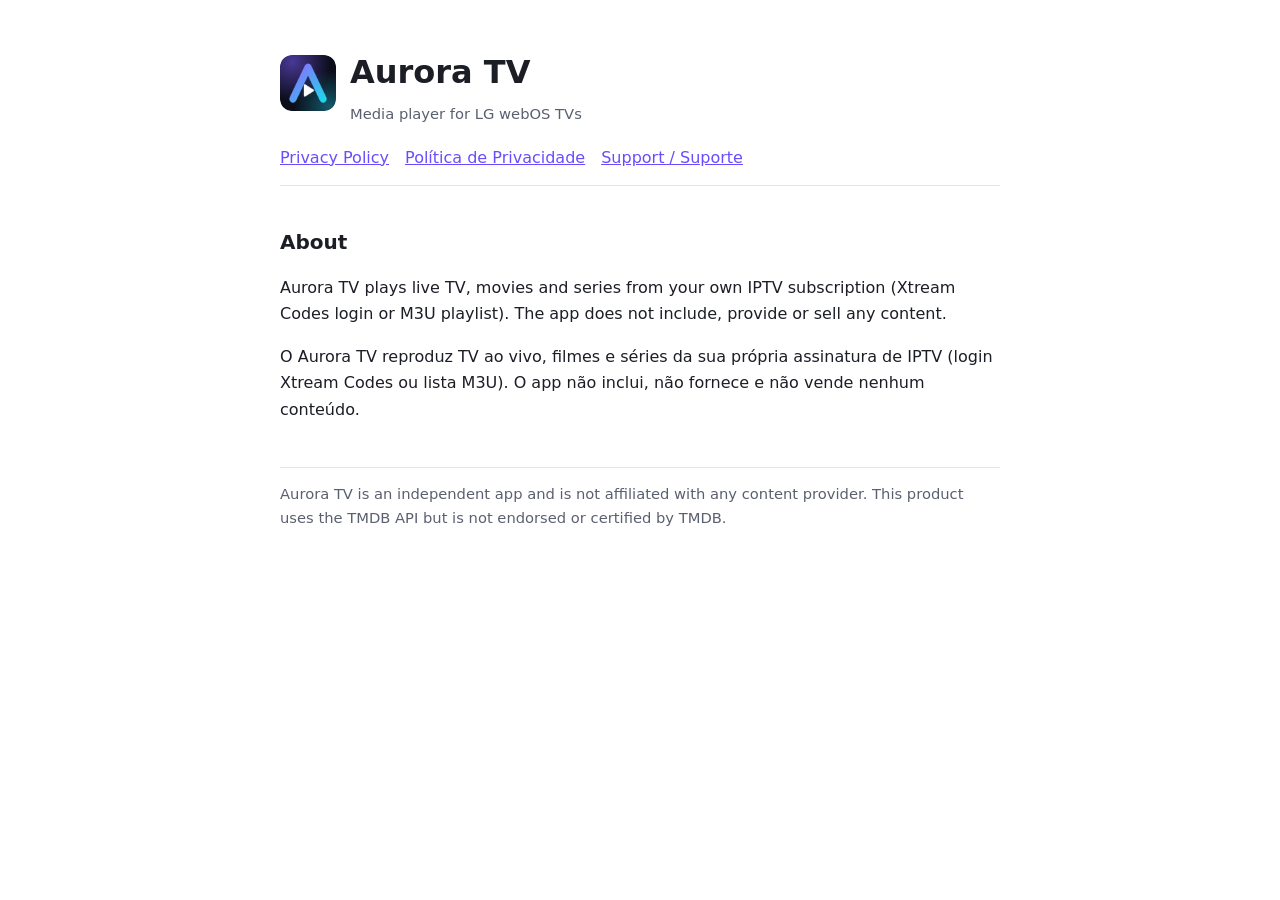
<file: index.html>
<!doctype html>
<html lang="en">
<head>
<meta charset="utf-8">
<meta name="viewport" content="width=device-width,initial-scale=1">
<title>Aurora TV</title>
<meta name="description" content="Aurora TV is a media player for your own IPTV subscription, made for LG webOS TVs.">
<link rel="icon" href="icon.png">
<link rel="stylesheet" href="style.css">
</head>
<body>
<main>
<header><img src="icon.png" alt="Aurora TV icon"><div><h1>Aurora TV</h1><div class="mut">Media player for LG webOS TVs</div></div></header>
<nav><a href="privacy.html">Privacy Policy</a><a href="privacidade.html">Política de Privacidade</a><a href="support.html">Support / Suporte</a></nav>

<h2>About</h2>
<p>Aurora TV plays live TV, movies and series from your own IPTV subscription (Xtream Codes login or M3U playlist). The app does not include, provide or sell any content.</p>
<p>O Aurora TV reproduz TV ao vivo, filmes e séries da sua própria assinatura de IPTV (login Xtream Codes ou lista M3U). O app não inclui, não fornece e não vende nenhum conteúdo.</p>

<footer class="mut">Aurora TV is an independent app and is not affiliated with any content provider. This product uses the TMDB API but is not endorsed or certified by TMDB.</footer>
</main>
</body>
</html>
</file>
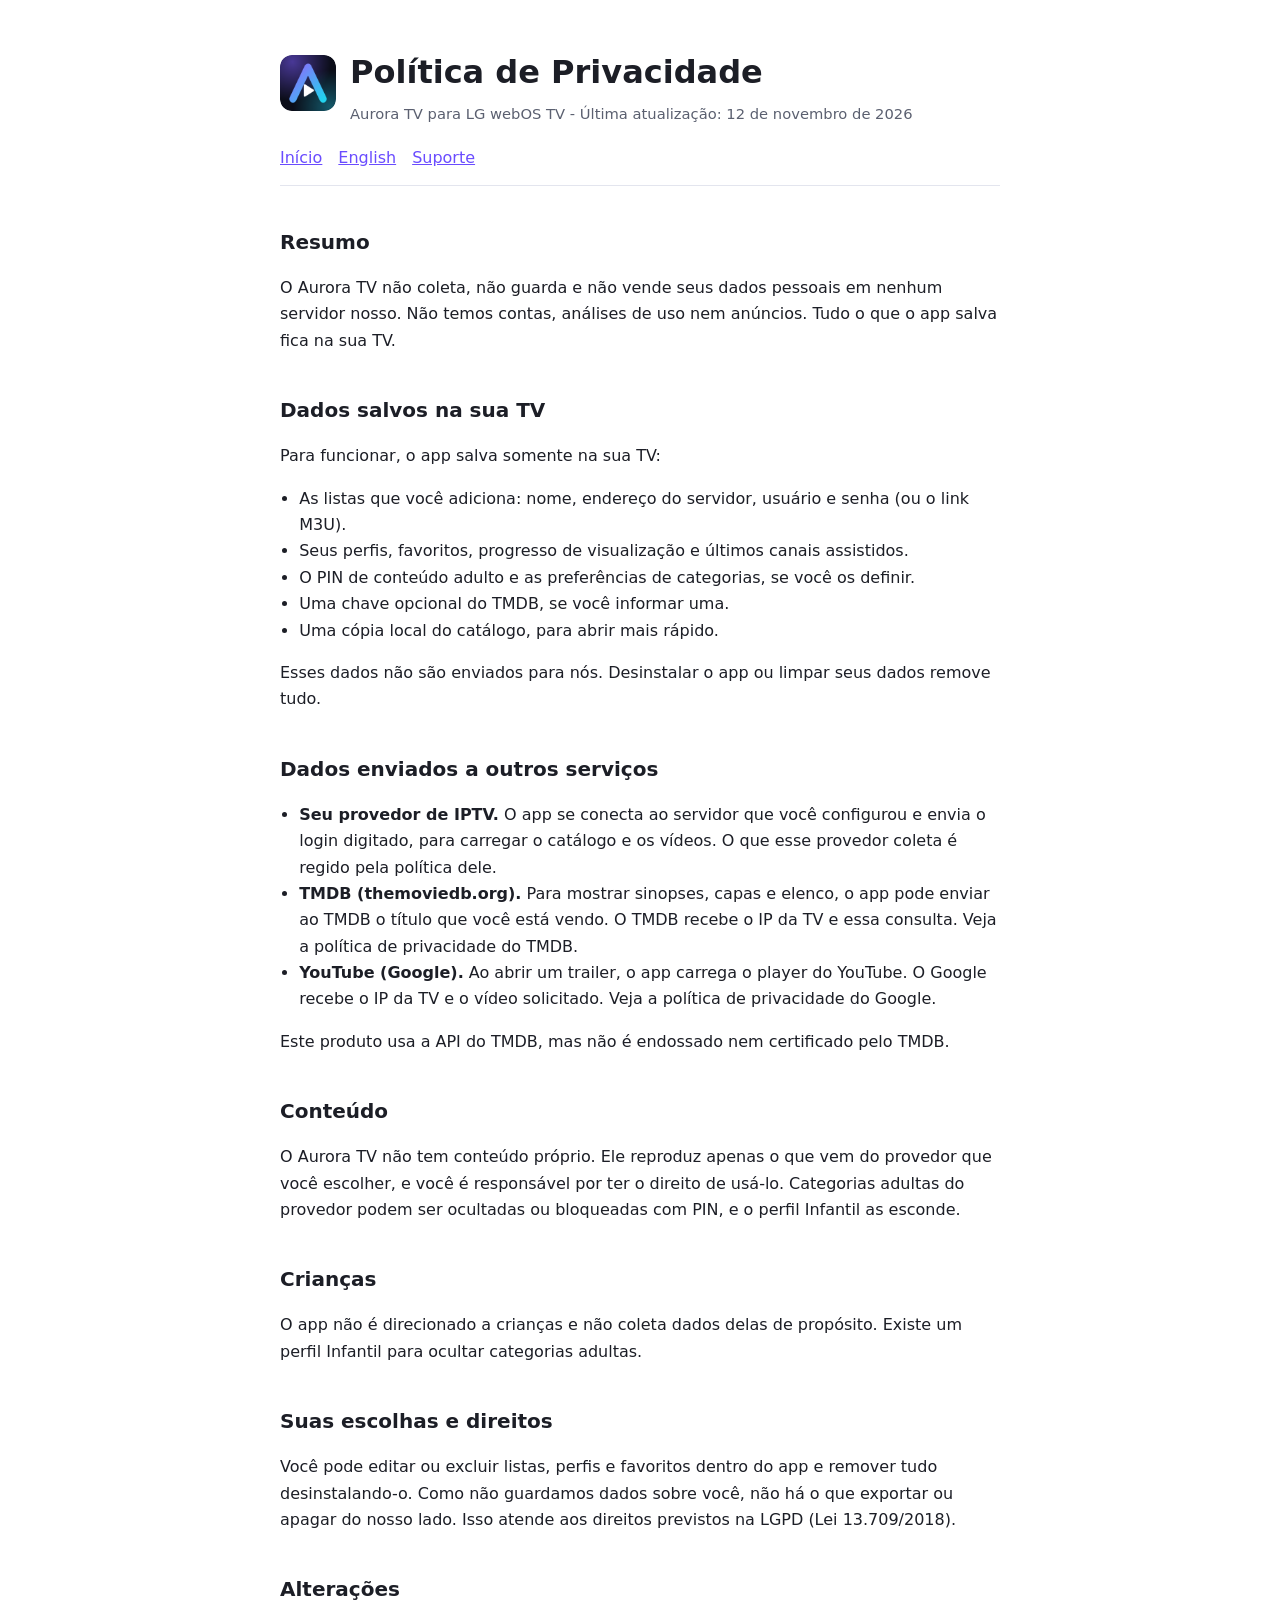
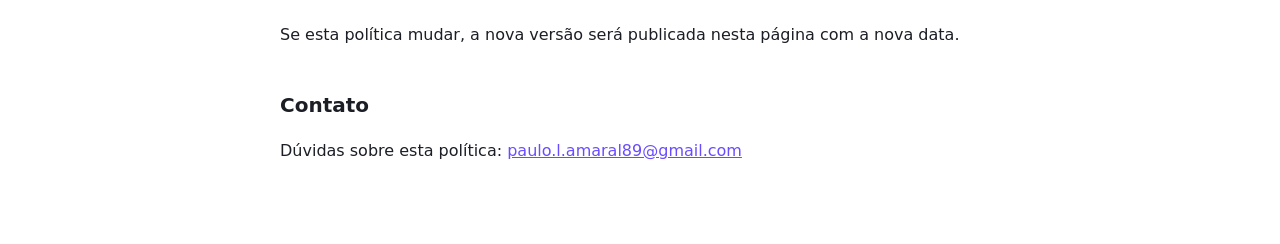
<file: privacidade.html>
<!doctype html>
<html lang="pt-BR">
<head>
<meta charset="utf-8">
<meta name="viewport" content="width=device-width,initial-scale=1">
<title>Política de Privacidade - Aurora TV</title>
<link rel="icon" href="icon.png">
<link rel="stylesheet" href="style.css">
</head>
<body>
<main>
<header><img src="icon.png" alt="Ícone do Aurora TV"><div><h1>Política de Privacidade</h1><div class="mut">Aurora TV para LG webOS TV - Última atualização: 12 de novembro de 2026</div></div></header>
<nav><a href="index.html">Início</a><a href="privacy.html">English</a><a href="support.html">Suporte</a></nav>

<h2>Resumo</h2>
<p>O Aurora TV não coleta, não guarda e não vende seus dados pessoais em nenhum servidor nosso. Não temos contas, análises de uso nem anúncios. Tudo o que o app salva fica na sua TV.</p>

<h2>Dados salvos na sua TV</h2>
<p>Para funcionar, o app salva somente na sua TV:</p>
<ul>
<li>As listas que você adiciona: nome, endereço do servidor, usuário e senha (ou o link M3U).</li>
<li>Seus perfis, favoritos, progresso de visualização e últimos canais assistidos.</li>
<li>O PIN de conteúdo adulto e as preferências de categorias, se você os definir.</li>
<li>Uma chave opcional do TMDB, se você informar uma.</li>
<li>Uma cópia local do catálogo, para abrir mais rápido.</li>
</ul>
<p>Esses dados não são enviados para nós. Desinstalar o app ou limpar seus dados remove tudo.</p>

<h2>Dados enviados a outros serviços</h2>
<ul>
<li><strong>Seu provedor de IPTV.</strong> O app se conecta ao servidor que você configurou e envia o login digitado, para carregar o catálogo e os vídeos. O que esse provedor coleta é regido pela política dele.</li>
<li><strong>TMDB (themoviedb.org).</strong> Para mostrar sinopses, capas e elenco, o app pode enviar ao TMDB o título que você está vendo. O TMDB recebe o IP da TV e essa consulta. Veja a política de privacidade do TMDB.</li>
<li><strong>YouTube (Google).</strong> Ao abrir um trailer, o app carrega o player do YouTube. O Google recebe o IP da TV e o vídeo solicitado. Veja a política de privacidade do Google.</li>
</ul>
<p>Este produto usa a API do TMDB, mas não é endossado nem certificado pelo TMDB.</p>

<h2>Conteúdo</h2>
<p>O Aurora TV não tem conteúdo próprio. Ele reproduz apenas o que vem do provedor que você escolher, e você é responsável por ter o direito de usá-lo. Categorias adultas do provedor podem ser ocultadas ou bloqueadas com PIN, e o perfil Infantil as esconde.</p>

<h2>Crianças</h2>
<p>O app não é direcionado a crianças e não coleta dados delas de propósito. Existe um perfil Infantil para ocultar categorias adultas.</p>

<h2>Suas escolhas e direitos</h2>
<p>Você pode editar ou excluir listas, perfis e favoritos dentro do app e remover tudo desinstalando-o. Como não guardamos dados sobre você, não há o que exportar ou apagar do nosso lado. Isso atende aos direitos previstos na LGPD (Lei 13.709/2018).</p>

<h2>Alterações</h2>
<p>Se esta política mudar, a nova versão será publicada nesta página com a nova data.</p>

<h2>Contato</h2>
<p>Dúvidas sobre esta política: <a href="mailto:paulo.l.amaral89@gmail.com">paulo.l.amaral89@gmail.com</a></p>
</main>
</body>
</html>
</file>
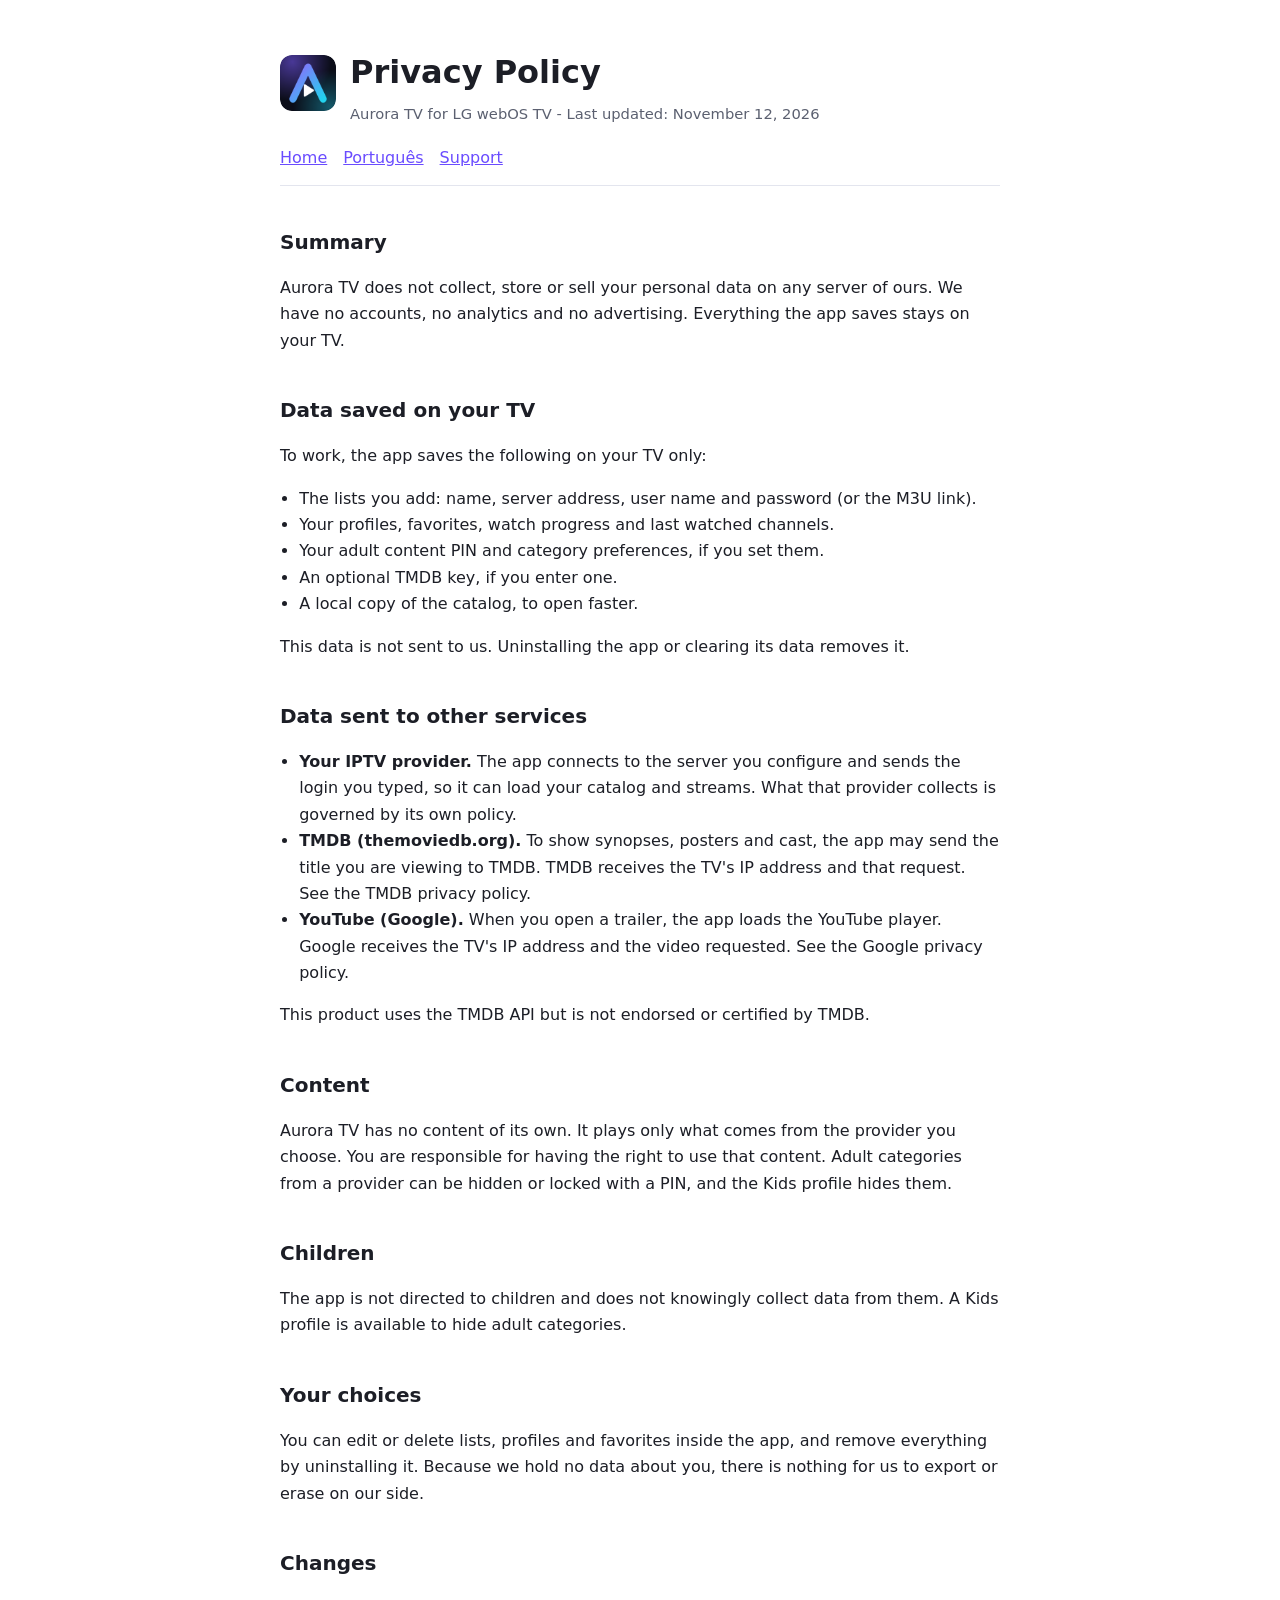
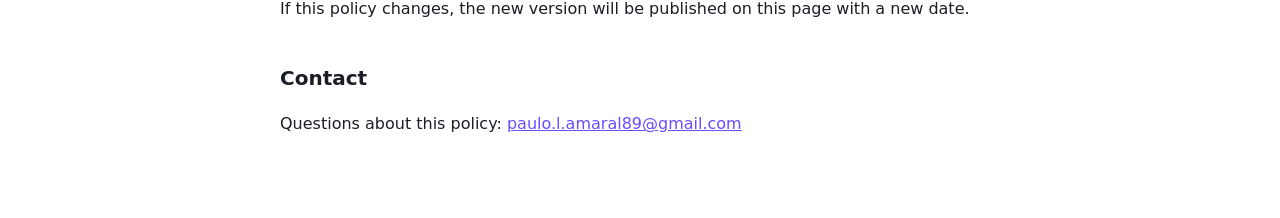
<file: privacy.html>
<!doctype html>
<html lang="en">
<head>
<meta charset="utf-8">
<meta name="viewport" content="width=device-width,initial-scale=1">
<title>Privacy Policy - Aurora TV</title>
<link rel="icon" href="icon.png">
<link rel="stylesheet" href="style.css">
</head>
<body>
<main>
<header><img src="icon.png" alt="Aurora TV icon"><div><h1>Privacy Policy</h1><div class="mut">Aurora TV for LG webOS TV - Last updated: November 12, 2026</div></div></header>
<nav><a href="index.html">Home</a><a href="privacidade.html">Português</a><a href="support.html">Support</a></nav>

<h2>Summary</h2>
<p>Aurora TV does not collect, store or sell your personal data on any server of ours. We have no accounts, no analytics and no advertising. Everything the app saves stays on your TV.</p>

<h2>Data saved on your TV</h2>
<p>To work, the app saves the following on your TV only:</p>
<ul>
<li>The lists you add: name, server address, user name and password (or the M3U link).</li>
<li>Your profiles, favorites, watch progress and last watched channels.</li>
<li>Your adult content PIN and category preferences, if you set them.</li>
<li>An optional TMDB key, if you enter one.</li>
<li>A local copy of the catalog, to open faster.</li>
</ul>
<p>This data is not sent to us. Uninstalling the app or clearing its data removes it.</p>

<h2>Data sent to other services</h2>
<ul>
<li><strong>Your IPTV provider.</strong> The app connects to the server you configure and sends the login you typed, so it can load your catalog and streams. What that provider collects is governed by its own policy.</li>
<li><strong>TMDB (themoviedb.org).</strong> To show synopses, posters and cast, the app may send the title you are viewing to TMDB. TMDB receives the TV's IP address and that request. See the TMDB privacy policy.</li>
<li><strong>YouTube (Google).</strong> When you open a trailer, the app loads the YouTube player. Google receives the TV's IP address and the video requested. See the Google privacy policy.</li>
</ul>
<p>This product uses the TMDB API but is not endorsed or certified by TMDB.</p>

<h2>Content</h2>
<p>Aurora TV has no content of its own. It plays only what comes from the provider you choose. You are responsible for having the right to use that content. Adult categories from a provider can be hidden or locked with a PIN, and the Kids profile hides them.</p>

<h2>Children</h2>
<p>The app is not directed to children and does not knowingly collect data from them. A Kids profile is available to hide adult categories.</p>

<h2>Your choices</h2>
<p>You can edit or delete lists, profiles and favorites inside the app, and remove everything by uninstalling it. Because we hold no data about you, there is nothing for us to export or erase on our side.</p>

<h2>Changes</h2>
<p>If this policy changes, the new version will be published on this page with a new date.</p>

<h2>Contact</h2>
<p>Questions about this policy: <a href="mailto:paulo.l.amaral89@gmail.com">paulo.l.amaral89@gmail.com</a></p>
</main>
</body>
</html>
</file>
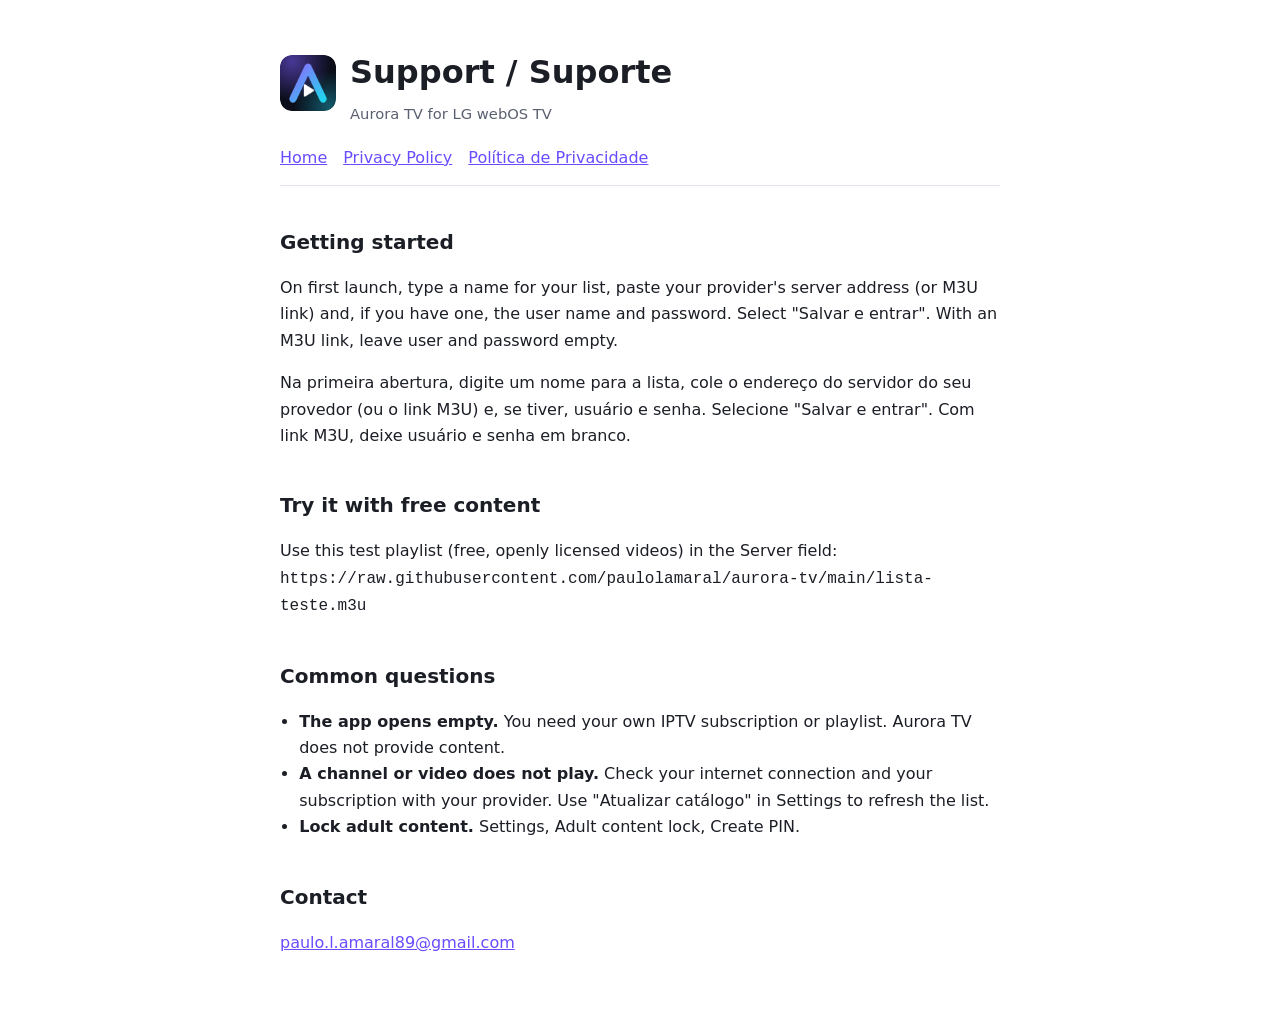
<file: support.html>
<!doctype html>
<html lang="en">
<head>
<meta charset="utf-8">
<meta name="viewport" content="width=device-width,initial-scale=1">
<title>Support - Aurora TV</title>
<link rel="icon" href="icon.png">
<link rel="stylesheet" href="style.css">
</head>
<body>
<main>
<header><img src="icon.png" alt="Aurora TV icon"><div><h1>Support / Suporte</h1><div class="mut">Aurora TV for LG webOS TV</div></div></header>
<nav><a href="index.html">Home</a><a href="privacy.html">Privacy Policy</a><a href="privacidade.html">Política de Privacidade</a></nav>

<h2>Getting started</h2>
<p>On first launch, type a name for your list, paste your provider's server address (or M3U link) and, if you have one, the user name and password. Select "Salvar e entrar". With an M3U link, leave user and password empty.</p>
<p>Na primeira abertura, digite um nome para a lista, cole o endereço do servidor do seu provedor (ou o link M3U) e, se tiver, usuário e senha. Selecione "Salvar e entrar". Com link M3U, deixe usuário e senha em branco.</p>

<h2>Try it with free content</h2>
<p>Use this test playlist (free, openly licensed videos) in the Server field: <br><code>https://raw.githubusercontent.com/paulolamaral/aurora-tv/main/lista-teste.m3u</code></p>

<h2>Common questions</h2>
<ul>
<li><strong>The app opens empty.</strong> You need your own IPTV subscription or playlist. Aurora TV does not provide content.</li>
<li><strong>A channel or video does not play.</strong> Check your internet connection and your subscription with your provider. Use "Atualizar catálogo" in Settings to refresh the list.</li>
<li><strong>Lock adult content.</strong> Settings, Adult content lock, Create PIN.</li>
</ul>

<h2>Contact</h2>
<p><a href="mailto:paulo.l.amaral89@gmail.com">paulo.l.amaral89@gmail.com</a></p>
</main>
</body>
</html>
</file>
<file: style.css>
:root{color-scheme:light dark;--bg:#fff;--fg:#1c1e26;--mut:#5b6070;--ac:#6a4cff;--ln:#e3e5ee}
@media (prefers-color-scheme:dark){:root{--bg:#0d0f18;--fg:#e8eaf3;--mut:#9aa0b5;--ac:#9b86ff;--ln:#262a3a}}
*{box-sizing:border-box}
body{margin:0;background:var(--bg);color:var(--fg);font:16px/1.65 system-ui,-apple-system,"Segoe UI",Roboto,Arial,sans-serif}
main{max-width:760px;margin:0 auto;padding:40px 20px 64px}
h1{font-size:2rem;margin:.2em 0 .1em}h2{font-size:1.25rem;margin:2em 0 .4em}
p,li{color:var(--fg)}.mut{color:var(--mut);font-size:.92rem}
a{color:var(--ac)}ul{padding-left:1.2em}
header{display:flex;align-items:center;gap:14px}header img{width:56px;height:56px;border-radius:12px}
nav{margin:18px 0 0;display:flex;gap:16px;flex-wrap:wrap;border-bottom:1px solid var(--ln);padding-bottom:14px}
footer{margin-top:3em;border-top:1px solid var(--ln);padding-top:14px}
</file>
